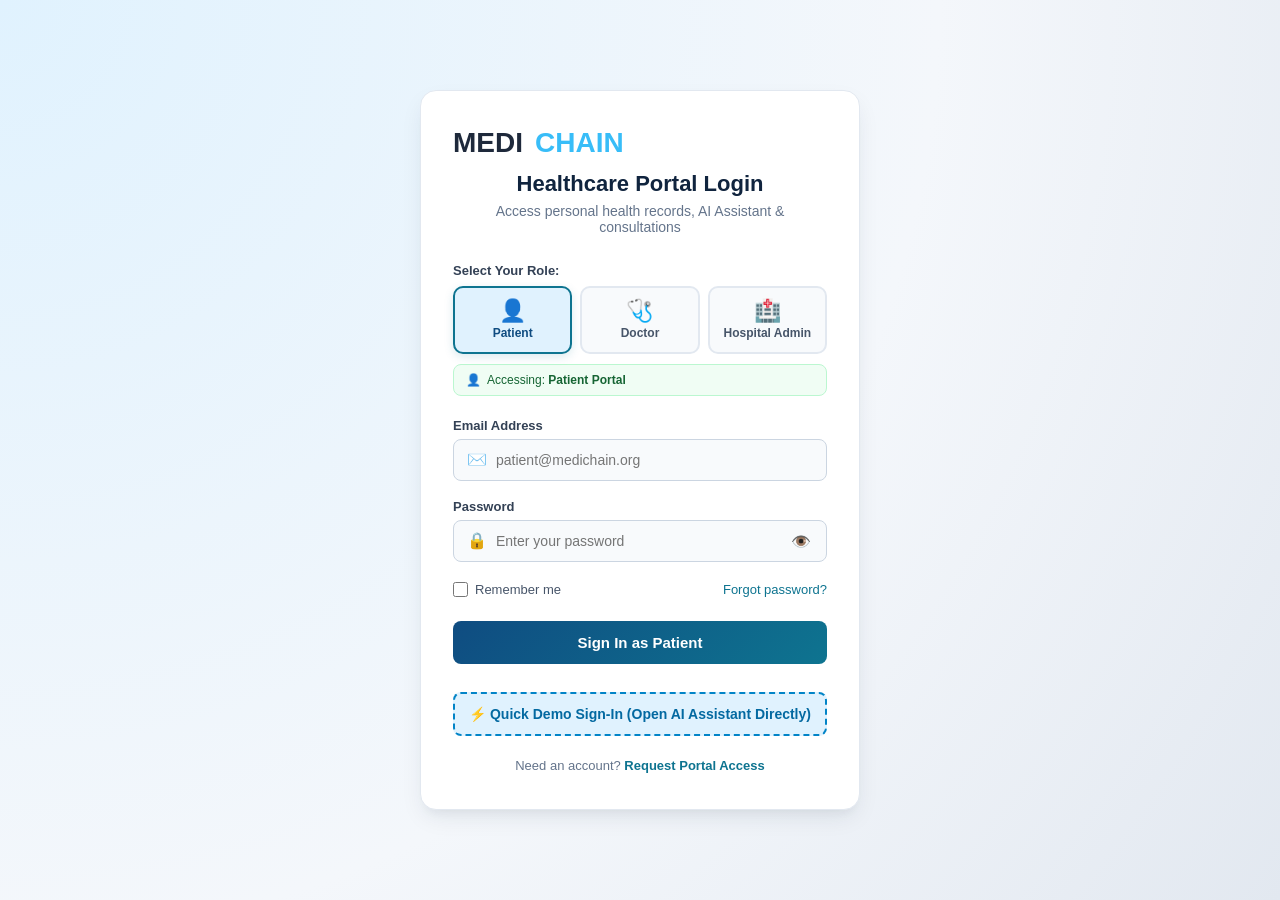
<file: Frontend/index.html>
<!DOCTYPE html>
<html lang="en">

<head>
    <meta charset="UTF-8">
    <meta name="viewport" content="width=device-width, initial-scale=1.0">
    <meta http-equiv="Cache-Control" content="no-cache, no-store, must-revalidate">
    <meta http-equiv="Pragma" content="no-cache">
    <meta http-equiv="Expires" content="0">
    <title>MEDICHAIN | Smart Healthcare Platform</title>
    <link rel="stylesheet" href="css/style.css?v=13.0">

    <script>
        // Auth Guard: Auto-set demo session on localhost for seamless access
        (function () {
            var auth = localStorage.getItem("medichain_auth") || sessionStorage.getItem("medichain_auth");
            if (!auth) {
                if (window.location.hostname === "localhost" || window.location.hostname === "127.0.0.1") {
                    sessionStorage.setItem("medichain_auth", JSON.stringify({
                        email: "patient@medichain.org",
                        role: "Patient",
                        portal: "Patient Portal",
                        roleKey: "patient",
                        loginTime: new Date().toISOString()
                    }));
                } else {
                    window.location.replace("login.html");
                }
            }
        })();
    </script>

    <script src="js/api.js"></script>
</head>

<body>

    <div class="dashboard">

        <!-- Sidebar -->
        <aside class="sidebar">

            <div class="sidebar-header">
                <div class="logo">
                    <img src="images/medichain-logo.png" alt="MEDICHAIN Logo" class="brand-logo">
                    <span class="logo-full">MEDI<span>CHAIN</span></span>
                    <span class="logo-short">M<span>C</span></span>
                </div>
            </div>

            <h4>MAIN MENU</h4>

            <ul>
                <li><a href="index.html" class="active" title="Dashboard"><span class="nav-icon">🏠</span><span
                            class="nav-text"> Dashboard</span></a></li>

                <li><a href="assistant.html" title="AI Health Assistant"><span class="nav-icon">🩺</span><span
                            class="nav-text"> AI Health Assistant</span></a></li>

                <li><a href="resources.html" title="Hospital Resources"><span class="nav-icon">🏥</span><span
                            class="nav-text"> Hospital Resources</span></a></li>

                <li><a href="emergency.html" title="Emergency Coordination"><span class="nav-icon">🚨</span><span
                            class="nav-text"> Emergency Coordination</span></a></li>

                <li><a href="reports.html" title="Report Analysis"><span class="nav-icon">📄</span><span
                            class="nav-text"> Report Analysis</span></a></li>

                <li><a href="admin.html" title="Admin Panel"><span class="nav-icon">⚙️</span><span class="nav-text">
                            Admin Panel</span></a></li>
            </ul>

        </aside>


        <!-- Main Content -->
        <main class="main-content">

            <!-- Topbar -->
            <header class="topbar">

                <div style="display: flex; align-items: center; gap: 15px;">

                    <button class="topbar-toggle-btn" onclick="toggleSidebar()" title="Toggle Sidebar">
                        ☰
                    </button>

                    <div>
                        <h2>Healthcare Dashboard</h2>
                        <p>Welcome to your smart healthcare platform.</p>
                    </div>

                </div>

                <div style="display: flex; align-items: center; gap: 10px;">

                    <button class="profile" onclick="window.location.href='admin.html'">
                        👤 Admin
                    </button>

                    <button class="profile logout-btn" onclick="handleLogout()"
                        style="cursor: pointer; background: #fee2e2; color: #991b1b; border: 1px solid #fca5a5; font-weight: bold;">
                        🚪 Logout
                    </button>

                </div>

            </header>


            <!-- Welcome Section -->
            <section class="welcome"
                style="background: linear-gradient(to right, #171E57 0%, #24338F 25%, #2F5CA3 50%, #3B8DAE 75%, #2EBFB7 100%) !important; color: white !important;">

                <h2>Welcome to MEDICHAIN 👋</h2>

                <p>
                    A smarter healthcare ecosystem designed to connect
                    patients, hospitals and emergency services through
                    intelligent technology.
                </p>

            </section>


            <!-- Statistics -->
            <h3 class="section-title">Platform Overview</h3>

            <section class="stats">

                <div class="stat-card">
                    <h3>🏥 Hospitals Connected</h3>
                    <h1 id="overviewHospitals">24</h1>
                    <p class="demo-label">Demo data</p>
                </div>

                <div class="stat-card">
                    <h3>🛏️ Available Beds</h3>
                    <h1 id="overviewBeds">186</h1>
                    <p class="demo-label">Demo data</p>
                </div>

                <div class="stat-card">
                    <h3>🚑 Active Emergencies</h3>
                    <h1 id="overviewEmergencies">08</h1>
                    <p class="demo-label">Demo data</p>
                </div>

            </section>


            <!-- Features -->
            <h3 class="section-title">Our Core Features</h3>

            <section class="features">

                <div class="feature-card" id="assistant">

                    <div class="icon">🩺</div>

                    <h3>AI Health Assistant</h3>

                    <p>
                        Interact with an AI-powered health assistant
                        to understand symptoms and receive general
                        health guidance.
                    </p>

                    <button onclick="openFeature('assistant')">
                        Explore Assistant →
                    </button>

                </div>


                <div class="feature-card" id="resources">

                    <div class="icon">🏥</div>

                    <h3>Hospital Resource Dashboard</h3>

                    <p>
                        Monitor hospital resources including available
                        beds, ICU capacity, doctors and medical facilities.
                    </p>

                    <button onclick="openFeature('resources')">
                        View Resources →
                    </button>

                </div>


                <div class="feature-card" id="emergency">

                    <div class="icon">🚨</div>

                    <h3>Emergency Coordination</h3>

                    <p>
                        Coordinate emergency requests and help connect
                        patients with nearby hospitals and emergency services.
                    </p>

                    <button onclick="openFeature('emergency')">
                        Manage Emergency →
                    </button>

                </div>


                <div class="feature-card" id="reports">

                    <div class="icon">📄</div>

                    <h3>AI Preliminary Report Analysis</h3>

                    <p>
                        Upload medical reports and receive AI-assisted
                        preliminary summaries to help understand report findings.
                    </p>

                    <button onclick="openFeature('reports')">
                        Analyze Report →
                    </button>

                </div>

            </section>
        </main>

    </div>

    <script src="js/api.js?v=13.0"></script>
    <script src="js/script.js?v=13.0"></script>

</body>

</html>
</file>
<file: Frontend/css/style.css>
/* General Reset */
* {
    margin: 0;
    padding: 0;
    box-sizing: border-box;
}

body {
    font-family: Arial, sans-serif;
    background: #E3F2FD;
    color: #1e293b;
}

/* Main Layout */
.dashboard {
    display: flex;
    min-height: 100vh;
}

/* Sidebar */
.sidebar {
    width: 250px;
    background: #10243e;
    color: white;
    padding: 30px 20px;
    transition: width 0.3s ease, padding 0.3s ease;
    overflow-x: hidden;
    overflow-y: auto;
    white-space: nowrap;
    flex-shrink: 0;
    position: sticky;
    top: 0;
    height: 100vh;
    z-index: 100;
}

.sidebar::-webkit-scrollbar {
    width: 4px;
}

.sidebar::-webkit-scrollbar-thumb {
    background: rgba(255, 255, 255, 0.2);
    border-radius: 4px;
}

.sidebar-header {
    margin-bottom: 35px;
}

.logo {
    display: flex;
    align-items: center;
    gap: 12px;
    font-size: 22px;
    font-weight: bold;
    margin-bottom: 0;
    user-select: none;
}

.brand-logo,
.brand-logo-img {
    width: 46px;
    height: 46px;
    object-fit: contain;
    flex-shrink: 0;
    filter: drop-shadow(0 2px 5px rgba(0, 0, 0, 0.25));
    transition: transform 0.25s ease;
}

.logo:hover .brand-logo,
.logo:hover .brand-logo-img {
    transform: scale(1.06);
}

.logo-full {
    display: inline-flex;
    align-items: center;
    letter-spacing: 0.5px;
    line-height: 1;
}

.logo span {
    color: #38bdf8;
}

.logo-short {
    display: none;
    font-size: 22px;
    font-weight: bold;
    text-align: center;
}

.topbar-toggle-btn {
    background: white;
    border: 1px solid #cbd5e1;
    color: #0f4c81;
    border-radius: 8px;
    width: 42px;
    height: 42px;
    display: inline-flex;
    align-items: center;
    justify-content: center;
    cursor: pointer;
    font-size: 20px;
    transition: all 0.2s ease;
    flex-shrink: 0;
    box-shadow: 0 1px 3px rgba(0, 0, 0, 0.05);
}

.topbar-toggle-btn:hover {
    background: #e0f2fe;
    border-color: #2F5CA3;
    color: #24338F;
}

/* Sidebar Collapsed State */
.sidebar.collapsed {
    width: 75px;
    padding: 30px 10px;
}

.sidebar.collapsed .sidebar-header {
    text-align: center;
    display: flex;
    justify-content: center;
    align-items: center;
}

.sidebar.collapsed .logo {
    justify-content: center !important;
    gap: 0 !important;
    width: 100%;
}

.sidebar.collapsed .brand-logo {
    width: 36px !important;
    height: 36px !important;
    margin: 0 auto !important;
}

.sidebar.collapsed .logo-full {
    display: none !important;
}

.sidebar.collapsed .logo-short {
    display: none !important;
}

.sidebar.collapsed h4 {
    display: none;
}

.sidebar.collapsed .nav-text {
    display: none;
}

.sidebar.collapsed ul li a {
    display: flex;
    justify-content: center;
    align-items: center;
    padding: 12px 0;
    font-size: 18px;
}

.sidebar.collapsed .nav-icon {
    font-size: 20px;
    margin: 0;
}

.sidebar h4 {
    color: #94a3b8;
    font-size: 12px;
    margin-bottom: 18px;
}

.sidebar ul {
    list-style: none;
}

.sidebar li {
    margin-bottom: 12px;
}

.sidebar a {
    display: block;
    color: #dbeafe;
    text-decoration: none;
    padding: 13px;
    border-radius: 8px;
    transition: 0.3s;
}

.sidebar a:hover,
.sidebar a.active {
    background: #1e4974;
    color: white;
}

/* Main Content (Right Side) */
.main-content {
    flex: 1;
    padding: 30px;
    min-width: 0;
    background: #E3F2FD;
    min-height: 100vh;
}

.main-content .topbar h2,
.main-content .section-title,
.main-content>h2,
.main-content>h3 {
    color: #0f2942;
}

.topbar {
    display: flex;
    justify-content: space-between;
    align-items: center;
    gap: 15px;
    margin-bottom: 35px;
}

.topbar h2 {
    font-size: 26px;
    color: #0f2942;
}

.topbar p {
    color: #334155;
    margin-top: 6px;
}

.profile {
    background: white;
    padding: 12px 18px;
    border-radius: 10px;
    font-weight: bold;
}

/* Welcome Section */
.welcome {
    background: linear-gradient(to right, #171E57 0%, #24338F 25%, #2F5CA3 50%, #3B8DAE 75%, #2EBFB7 100%) !important;
    color: white !important;
    padding: 24px 30px;
    border-radius: 14px;
    margin-bottom: 30px;
    box-shadow: 0 8px 24px rgba(23, 30, 87, 0.25);
    border: none;
}

.welcome h1,
.welcome h2 {
    margin-bottom: 10px;
    font-size: 22px;
    font-weight: 700;
    color: #ffffff !important;
}

.welcome p {
    color: rgba(255, 255, 255, 0.92) !important;
    font-size: 13.5px;
    line-height: 1.5;
}

/* Statistics */
.stats {
    display: grid;
    grid-template-columns: repeat(3, minmax(0, 1fr));
    gap: 20px;
    margin-bottom: 35px;
}

.stat-card {
    background: white;
    padding: 22px;
    border-radius: 14px;
    border: 1.5px solid #cbd5e1;
    box-shadow: 0 4px 14px rgba(23, 30, 87, 0.05);
    transition: transform 0.25s cubic-bezier(0.16, 1, 0.3, 1),
        box-shadow 0.25s cubic-bezier(0.16, 1, 0.3, 1),
        border-color 0.25s ease;
    cursor: pointer;
}

.stat-card h3 {
    color: #475569;
    font-size: 14px;
    margin-bottom: 12px;
    font-weight: 600;
    transition: color 0.2s ease;
}

.stat-card h1 {
    font-size: 30px;
    color: #171E57;
    font-weight: 700;
    transition: color 0.2s ease;
}

.stat-card:hover {
    transform: translateY(-6px) scale(1.01);
    border-color: #2F5CA3;
    box-shadow: 0 14px 28px rgba(36, 51, 143, 0.16);
}

.stat-card:hover h1 {
    color: #24338F;
}

.stat-card:hover h3 {
    color: #171E57;
}

/* Feature Cards */
.section-title {
    margin-bottom: 20px;
}

.features {
    display: grid;
    grid-template-columns: repeat(2, minmax(0, 1fr));
    gap: 22px;
}

.feature-card {
    background: white;
    padding: 26px;
    border-radius: 14px;
    border: 1.5px solid #cbd5e1;
    box-shadow: 0 4px 16px rgba(23, 30, 87, 0.06);
    transition: transform 0.25s cubic-bezier(0.16, 1, 0.3, 1),
        box-shadow 0.25s cubic-bezier(0.16, 1, 0.3, 1),
        border-color 0.25s ease;
    cursor: pointer;
    display: flex;
    flex-direction: column;
    position: relative;
    overflow: hidden;
}

.feature-card .icon {
    width: 52px;
    height: 52px;
    border-radius: 12px;
    display: inline-flex;
    align-items: center;
    justify-content: center;
    font-size: 26px;
    margin-bottom: 16px;
    transition: transform 0.25s ease;
}

.feature-card:hover .icon {
    transform: scale(1.12);
}

.feature-card h3 {
    margin-bottom: 10px;
    color: #171E57;
    font-size: 19px;
    font-weight: 700;
    transition: color 0.2s ease;
}

.feature-card p {
    color: #475569;
    line-height: 1.6;
    font-size: 14px;
    flex: 1;
}

.feature-card button {
    margin-top: 20px;
    padding: 11px 20px;
    border: none;
    border-radius: 8px;
    background: linear-gradient(135deg, #171E57 0%, #24338F 50%, #2F5CA3 100%);
    color: white;
    font-size: 14px;
    font-weight: 600;
    cursor: pointer;
    transition: all 0.25s ease;
    box-shadow: 0 4px 12px rgba(36, 51, 143, 0.25);
    align-self: flex-start;
}

.feature-card button:hover {
    transform: translateY(-2px);
    box-shadow: 0 6px 16px rgba(36, 51, 143, 0.35);
}

/* Feature 1: AI Health Assistant (Royal Indigo / Medichain Blue) */
#assistant {
    border-top: 4px solid #24338F;
}

#assistant .icon {
    background: #e0f2fe;
    color: #24338F;
}

#assistant:hover {
    transform: translateY(-8px) scale(1.012);
    border-color: #24338F;
    box-shadow: 0 16px 32px rgba(36, 51, 143, 0.2);
}

#assistant button {
    background: linear-gradient(135deg, #171E57 0%, #24338F 60%, #2F5CA3 100%);
    box-shadow: 0 4px 14px rgba(36, 51, 143, 0.3);
}

#assistant:hover button {
    background: linear-gradient(135deg, #24338F 0%, #2F5CA3 60%, #3B8DAE 100%);
    box-shadow: 0 6px 18px rgba(36, 51, 143, 0.4);
}

/* Feature 2: Hospital Resources (Medichain Blue / Cerulean) */
#resources {
    border-top: 4px solid #2F5CA3;
}

#resources .icon {
    background: #dbeafe;
    color: #2F5CA3;
}

#resources:hover {
    transform: translateY(-8px) scale(1.012);
    border-color: #2F5CA3;
    box-shadow: 0 16px 32px rgba(47, 92, 163, 0.2);
}

#resources button {
    background: linear-gradient(135deg, #24338F 0%, #2F5CA3 60%, #3B8DAE 100%);
    box-shadow: 0 4px 14px rgba(47, 92, 163, 0.3);
}

#resources:hover button {
    background: linear-gradient(135deg, #2F5CA3 0%, #3B8DAE 60%, #2EBFB7 100%);
    box-shadow: 0 6px 18px rgba(47, 92, 163, 0.4);
}

/* Feature 3: Emergency Coordination (Emergency Red Accent + Navy) */
#emergency {
    border-top: 4px solid #dc2626;
}

#emergency .icon {
    background: #fee2e2;
    color: #dc2626;
}

#emergency:hover {
    transform: translateY(-8px) scale(1.012);
    border-color: #dc2626;
    box-shadow: 0 16px 32px rgba(220, 38, 38, 0.2);
}

#emergency button {
    background: linear-gradient(135deg, #991b1b 0%, #dc2626 60%, #ef4444 100%);
    box-shadow: 0 4px 14px rgba(220, 38, 38, 0.3);
}

#emergency:hover button {
    background: linear-gradient(135deg, #b91c1c 0%, #ef4444 60%, #f87171 100%);
    box-shadow: 0 6px 18px rgba(220, 38, 38, 0.4);
}

/* Feature 4: Report Analysis (Teal / Turquoise Mint + Cerulean) */
#reports {
    border-top: 4px solid #2EBFB7;
}

#reports .icon {
    background: #ccfbf1;
    color: #0f766e;
}

#reports:hover {
    transform: translateY(-8px) scale(1.012);
    border-color: #2EBFB7;
    box-shadow: 0 16px 32px rgba(46, 191, 183, 0.25);
}

#reports button {
    background: linear-gradient(135deg, #24338F 0%, #2F5CA3 40%, #2EBFB7 100%);
    box-shadow: 0 4px 14px rgba(46, 191, 183, 0.3);
}

#reports:hover button {
    background: linear-gradient(135deg, #2F5CA3 0%, #3B8DAE 50%, #2EBFB7 100%);
    box-shadow: 0 6px 18px rgba(46, 191, 183, 0.4);
}

/* Responsive Design */
@media (max-width: 900px) {
    .sidebar {
        width: 200px;
    }

    .stats {
        grid-template-columns: repeat(2, minmax(0, 1fr));
    }
}

@media (max-width: 650px) {
    .dashboard {
        flex-direction: column;
    }

    .sidebar {
        width: 100%;
        position: static;
        height: auto;
    }

    .stats,
    .features {
        grid-template-columns: 1fr;
    }

    .topbar {
        align-items: flex-start;
        flex-direction: column;
    }

    .main-content {
        padding: 18px;
    }
}

/* AI HEALTH ASSISTANT */

.chat-container {
    background: white;
    border-radius: 15px;
    border: 1px solid #e2e8f0;
    overflow: hidden;
    box-shadow: 0 4px 15px rgba(0, 0, 0, 0.04);
}

.chat-header {
    padding: 20px;
    background: #10243e;
    color: white;
}

.chat-header h3 {
    margin-bottom: 7px;
}

.chat-header p {
    color: #4ade80;
    font-size: 13px;
}

.chat-messages {
    height: 350px;
    overflow-y: auto;
    padding: 25px;
    display: flex;
    flex-direction: column;
    gap: 15px;
}

.message {
    max-width: 75%;
    padding: 15px;
    border-radius: 12px;
    line-height: 1.6;
    white-space: pre-wrap;
}

.bot-message {
    background: #f8fafc;
    color: #1e293b;
    align-self: flex-start;
    border: 1px solid #e2e8f0;
    box-shadow: 0 2px 6px rgba(0, 0, 0, 0.04);
    white-space: normal;
}

.bot-message .md-h2 {
    font-size: 16px;
    font-weight: 700;
    color: #0f172a;
    margin: 10px 0 6px 0;
}

.bot-message .md-h3 {
    font-size: 15px;
    font-weight: 700;
    color: #0369a1;
    margin: 12px 0 6px 0;
}

.bot-message .md-h4 {
    font-size: 14px;
    font-weight: 700;
    color: #0e7490;
    margin: 12px 0 4px 0;
    padding-bottom: 3px;
    border-bottom: 1px dashed #cbd5e1;
}

.bot-message .md-p {
    margin: 6px 0;
    line-height: 1.6;
    font-size: 14px;
}

.bot-message .md-list {
    margin: 6px 0 10px 22px;
    padding: 0;
    line-height: 1.55;
    font-size: 14px;
}

.bot-message .md-list li {
    margin-bottom: 5px;
}

.bot-message .md-link {
    color: #0284c7;
    text-decoration: underline;
    font-weight: 600;
}

.bot-message .md-divider {
    border: none;
    border-top: 1px solid #e2e8f0;
    margin: 12px 0;
}

.bot-message .md-callout {
    background: #fffbeb;
    border-left: 4px solid #f59e0b;
    padding: 10px 14px;
    border-radius: 4px;
    margin: 10px 0;
    font-size: 13.5px;
    color: #92400e;
}

.bot-message .md-quote {
    border-left: 3px solid #0e7490;
    margin: 8px 0;
    padding: 6px 12px;
    background: #f0fdfa;
    color: #134e4a;
    font-style: italic;
    border-radius: 3px;
}

.emergency-alert-card {
    background: #fef2f2;
    border: 2px solid #ef4444;
    border-radius: 8px;
    padding: 14px;
    margin-bottom: 12px;
    color: #991b1b;
}

.emergency-alert-card strong {
    font-size: 15px;
    display: block;
    margin-bottom: 6px;
}

.source-pill-container {
    display: flex;
    flex-wrap: wrap;
    gap: 6px;
    margin-top: 10px;
    align-items: center;
    border-top: 1px solid #f1f5f9;
    padding-top: 8px;
}

.source-pill {
    background: #f1f5f9;
    color: #475569;
    border: 1px solid #cbd5e1;
    padding: 2px 8px;
    border-radius: 12px;
    font-size: 11px;
    font-weight: 500;
}

/* Speak Out Loud Accessibility Button (Text-to-Speech) */
.speak-aloud-container {
    display: flex;
    align-items: center;
    justify-content: flex-start;
    margin-top: 10px;
    padding-top: 8px;
    border-top: 1px solid #f1f5f9;
}

.speak-aloud-btn {
    display: inline-flex;
    align-items: center;
    gap: 7px;
    padding: 6px 14px;
    background: #f0fdf4;
    border: 1.5px solid #86efac;
    color: #15803d;
    border-radius: 20px;
    font-size: 12.5px;
    font-weight: 600;
    cursor: pointer;
    transition: all 0.2s ease-in-out;
    box-shadow: 0 1px 3px rgba(0, 0, 0, 0.04);
    user-select: none;
}

.speak-aloud-btn:hover {
    background: #dcfce7;
    border-color: #22c55e;
    color: #166534;
    transform: translateY(-1px);
    box-shadow: 0 2px 6px rgba(34, 197, 94, 0.18);
}

.speak-aloud-btn.speaking {
    background: #fef2f2 !important;
    border-color: #f87171 !important;
    color: #b91c1c !important;
    animation: speakPulse 1.4s infinite ease-in-out;
}

@keyframes speakPulse {
    0% {
        box-shadow: 0 0 0 0 rgba(239, 68, 68, 0.4);
    }

    70% {
        box-shadow: 0 0 0 8px rgba(239, 68, 68, 0);
    }

    100% {
        box-shadow: 0 0 0 0 rgba(239, 68, 68, 0);
    }
}

.user-message {
    background: linear-gradient(135deg, #171E57 0%, #24338F 60%, #2F5CA3 100%);
    color: white;
    align-self: flex-end;
}

.suggestions {
    display: flex;
    flex-wrap: wrap;
    gap: 10px;
    padding: 15px 20px;
}

.suggestions button {
    background: #eff6ff;
    border: 1px solid #bfdbfe;
    color: #0f4c81;
    padding: 10px 14px;
    border-radius: 20px;
    cursor: pointer;
}

.suggestions button:hover {
    background: #dbeafe;
}

.chat-input {
    display: flex;
    gap: 12px;
    padding: 16px 20px;
    border-top: 1px solid #e2e8f0;
    align-items: center;
}

.chat-input-wrapper {
    flex: 1;
    position: relative;
    display: flex;
    align-items: center;
}

.chat-input-wrapper input {
    width: 100%;
    padding: 14px 48px 14px 48px;
    border: 1.5px solid #cbd5e1;
    border-radius: 10px;
    outline: none;
    font-size: 15px;
    transition: all 0.2s ease;
    background: #ffffff;
}

.chat-plus-btn {
    position: absolute;
    left: 8px;
    width: 34px;
    height: 34px;
    border-radius: 50% !important;
    background: #f1f5f9 !important;
    border: 1px solid #cbd5e1 !important;
    color: #475569 !important;
    display: inline-flex !important;
    align-items: center !important;
    justify-content: center !important;
    cursor: pointer !important;
    padding: 0 !important;
    transition: all 0.2s ease !important;
    z-index: 2;
}

.chat-plus-btn:hover {
    background: #0284c7 !important;
    color: #ffffff !important;
    border-color: #0284c7 !important;
    transform: scale(1.05);
}

.chat-input-wrapper input:focus {
    border-color: #2F5CA3;
    box-shadow: 0 0 0 3px rgba(47, 92, 163, 0.15);
}

.mic-btn {
    position: absolute;
    right: 8px;
    width: 36px;
    height: 36px;
    border-radius: 50% !important;
    padding: 0 !important;
    background: transparent !important;
    border: none !important;
    display: inline-flex;
    align-items: center;
    justify-content: center;
    cursor: pointer;
    color: #64748b;
    transition: all 0.2s ease;
    z-index: 2;
}

.mic-btn:hover {
    background: #f1f5f9 !important;
    color: #24338F !important;
    transform: scale(1.08);
}

.mic-icon {
    width: 20px;
    height: 20px;
    pointer-events: none;
    transition: all 0.2s ease;
}

/* Listening State - ChatGPT style pulsing */
.mic-btn.listening {
    background: #fee2e2 !important;
    color: #ef4444 !important;
    box-shadow: 0 0 0 4px rgba(239, 68, 68, 0.25);
    animation: micPulse 1.5s infinite;
}

@keyframes micPulse {
    0% {
        box-shadow: 0 0 0 0 rgba(239, 68, 68, 0.45);
        transform: scale(1);
    }

    70% {
        box-shadow: 0 0 0 10px rgba(239, 68, 68, 0);
        transform: scale(1.08);
    }

    100% {
        box-shadow: 0 0 0 0 rgba(239, 68, 68, 0);
        transform: scale(1);
    }
}

.voice-status-pill {
    display: flex;
    align-items: center;
    gap: 8px;
    padding: 8px 16px;
    background: #fef2f2;
    border: 1px solid #fecaca;
    color: #b91c1c;
    border-radius: 20px;
    font-size: 13px;
    font-weight: 500;
    margin: 10px 20px 0 20px;
    animation: fadeIn 0.2s ease;
}

.voice-status-pill .pulse-dot {
    width: 8px;
    height: 8px;
    background: #ef4444;
    border-radius: 50%;
    animation: blinkDot 1s infinite alternate;
}

@keyframes blinkDot {
    from {
        opacity: 0.3;
        transform: scale(0.8);
    }

    to {
        opacity: 1;
        transform: scale(1.2);
    }
}

.chat-input #sendBtn {
    padding: 13px 24px;
    background: linear-gradient(135deg, #171E57 0%, #24338F 60%, #2F5CA3 100%);
    color: white;
    border: none;
    border-radius: 10px;
    cursor: pointer;
    font-size: 15px;
    font-weight: 600;
    display: inline-flex;
    align-items: center;
    gap: 6px;
    flex-shrink: 0;
    transition: all 0.2s ease;
    box-shadow: 0 3px 10px rgba(36, 51, 143, 0.28);
}

.chat-input #sendBtn:hover {
    background: linear-gradient(135deg, #24338F 0%, #2F5CA3 60%, #3B8DAE 100%);
    transform: translateY(-1px);
    box-shadow: 0 5px 14px rgba(36, 51, 143, 0.38);
}

.disclaimer {
    display: none !important;
}

@media (max-width: 650px) {
    .message {
        max-width: 90%;
    }

    .chat-input {
        flex-direction: column;
    }

    .chat-input-wrapper {
        width: 100%;
    }

    .chat-input #sendBtn {
        width: 100%;
    }
}

/* HOSPITAL RESOURCE DASHBOARD */

.resource-table {
    background: white;
    padding: 20px;
    border-radius: 12px;
    border: 1px solid #e2e8f0;
    overflow-x: auto;
    margin-bottom: 25px;
}

.resource-table table {
    width: 100%;
    border-collapse: collapse;
    min-width: 650px;
}

.resource-table th {
    background: #eff6ff;
    color: #0f4c81;
    padding: 16px;
    text-align: left;
    font-size: 14px;
}

.resource-table td {
    padding: 16px;
    border-bottom: 1px solid #e2e8f0;
    color: #475569;
    font-size: 14px;
}

.resource-table tr:last-child td {
    border-bottom: none;
}

.status {
    display: inline-block;
    padding: 6px 12px;
    border-radius: 20px;
    font-size: 12px;
    font-weight: bold;
}

.status.available {
    background: #dcfce7;
    color: #15803d;
}

.status.warning {
    background: #fef3c7;
    color: #b45309;
}

.status.occupied {
    background: #fee2e2;
    color: #b91c1c;
}

/* Resource card descriptions */

.stat-card p {
    color: #94a3b8;
    font-size: 13px;
    margin-top: 8px;
}

/* Demonstration data label */

.demo-label {
    display: inline-block;
    margin-top: 6px;
    font-size: 11px;
    color: #0369a1;
    background: #e0f2fe;
    border: 1px solid #bae6fd;
    padding: 2px 10px;
    border-radius: 12px;
    font-weight: 600;
}

/* Resource page responsive design */

@media (max-width: 650px) {
    .resource-table {
        padding: 12px;
    }
}

/* ==========================================================================
   AUTHENTICATION & LOGIN STYLES
   ========================================================================== */

.auth-body {
    min-height: 100vh;
    display: flex;
    align-items: center;
    justify-content: center;
    background: radial-gradient(circle at top left, #e0f2fe 0%, #f4f7fb 60%, #e2e8f0 100%);
    padding: 24px;
}

.auth-wrapper {
    width: 100%;
    max-width: 440px;
    margin: 0 auto;
}

.auth-card {
    background: white;
    border-radius: 16px;
    padding: 36px 32px;
    box-shadow: 0 10px 25px -5px rgba(16, 36, 62, 0.1), 0 8px 10px -6px rgba(16, 36, 62, 0.05);
    border: 1px solid #e2e8f0;
}

.auth-header {
    text-align: center;
    margin-bottom: 28px;
}

.auth-header .logo {
    font-size: 28px;
    margin-bottom: 12px;
}

.auth-header h2 {
    font-size: 22px;
    color: #10243e;
    margin-bottom: 6px;
}

.auth-header p {
    color: #64748b;
    font-size: 14px;
}

/* Role Selector Tabs */
.role-selector-container {
    margin-bottom: 22px;
}

.role-label {
    display: block;
    font-size: 13px;
    font-weight: 600;
    color: #334155;
    margin-bottom: 8px;
}

.role-selector-grid {
    display: grid;
    grid-template-columns: repeat(3, 1fr);
    gap: 8px;
}

.role-tab {
    padding: 12px 6px;
    border: 2px solid #e2e8f0;
    background: #f8fafc;
    border-radius: 10px;
    cursor: pointer;
    display: flex;
    flex-direction: column;
    align-items: center;
    gap: 4px;
    transition: all 0.2s ease;
    outline: none;
    user-select: none;
}

.role-tab .role-icon {
    font-size: 22px;
    line-height: 1;
}

.role-tab .role-name {
    font-size: 12px;
    font-weight: 600;
    color: #475569;
    text-align: center;
}

.role-tab:hover {
    border-color: #38bdf8;
    background: #f0f9ff;
    transform: translateY(-1px);
}

.role-tab.active {
    border-color: #0e7490;
    background: #e0f2fe;
    box-shadow: 0 3px 10px rgba(14, 116, 144, 0.15);
}

.role-tab.active .role-name {
    color: #0f4c81;
}

.role-info-badge {
    margin-top: 10px;
    padding: 8px 12px;
    background: #f0fdf4;
    border: 1px solid #bbf7d0;
    border-radius: 8px;
    font-size: 12px;
    color: #166534;
    display: flex;
    align-items: center;
    justify-content: space-between;
    gap: 8px;
}

.role-info-text {
    display: flex;
    align-items: center;
    gap: 6px;
}

.role-autofill-btn {
    background: white;
    border: 1px solid #86efac;
    color: #15803d;
    padding: 4px 9px;
    border-radius: 12px;
    font-size: 11px;
    font-weight: 600;
    cursor: pointer;
    transition: all 0.2s;
    white-space: nowrap;
}

.role-autofill-btn:hover {
    background: #15803d;
    color: white;
}

.auth-form {
    display: flex;
    flex-direction: column;
    gap: 18px;
}

.form-group {
    display: flex;
    flex-direction: column;
    gap: 6px;
}

.form-group label {
    font-size: 13px;
    font-weight: 600;
    color: #334155;
}

.input-container {
    position: relative;
    display: flex;
    align-items: center;
}

.input-container .input-icon {
    position: absolute;
    left: 14px;
    font-size: 16px;
    color: #94a3b8;
    pointer-events: none;
    line-height: 1;
}

.input-container input {
    width: 100%;
    padding: 12px 42px 12px 42px;
    border: 1px solid #cbd5e1;
    border-radius: 8px;
    font-size: 14px;
    color: #1e293b;
    background: #f8fafc;
    transition: all 0.2s ease;
    outline: none;
}

.input-container input:focus {
    background: white;
    border-color: #0e7490;
    box-shadow: 0 0 0 3px rgba(14, 116, 144, 0.15);
}

.toggle-password {
    position: absolute;
    right: 12px;
    background: transparent;
    border: none;
    cursor: pointer;
    font-size: 16px;
    color: #64748b;
    padding: 4px;
    display: flex;
    align-items: center;
    justify-content: center;
}

.toggle-password:hover {
    color: #0f4c81;
}

.form-options {
    display: flex;
    justify-content: space-between;
    align-items: center;
    font-size: 13px;
    margin-top: 2px;
}

.remember-me {
    display: flex;
    align-items: center;
    gap: 7px;
    color: #475569;
    cursor: pointer;
    user-select: none;
}

.remember-me input[type="checkbox"] {
    accent-color: #0e7490;
    cursor: pointer;
    width: 15px;
    height: 15px;
}

.forgot-link {
    color: #0e7490;
    text-decoration: none;
    font-weight: 500;
}

.forgot-link:hover {
    text-decoration: underline;
}

.btn-primary-auth {
    padding: 13px;
    background: linear-gradient(135deg, #0f4c81, #0e7490);
    color: white;
    font-size: 15px;
    font-weight: 600;
    border: none;
    border-radius: 8px;
    cursor: pointer;
    transition: all 0.2s ease;
    display: flex;
    align-items: center;
    justify-content: center;
    gap: 8px;
    margin-top: 6px;
}

.btn-primary-auth:hover {
    background: linear-gradient(135deg, #0d3d68, #0c6178);
    transform: translateY(-1px);
    box-shadow: 0 4px 12px rgba(14, 116, 144, 0.25);
}

.btn-primary-auth:active {
    transform: translateY(0);
}

.btn-primary-auth:disabled {
    opacity: 0.7;
    cursor: not-allowed;
    transform: none;
}

.auth-alert {
    padding: 12px 14px;
    border-radius: 8px;
    font-size: 13px;
    line-height: 1.4;
    display: none;
    margin-bottom: 16px;
}

.auth-alert.error {
    background: #fee2e2;
    border: 1px solid #fca5a5;
    color: #991b1b;
    display: block;
}

.auth-alert.success {
    background: #dcfce7;
    border: 1px solid #86efac;
    color: #166534;
    display: block;
}

.auth-footer {
    text-align: center;
    margin-top: 22px;
    font-size: 13px;
    color: #64748b;
}

.auth-footer a {
    color: #0e7490;
    text-decoration: none;
    font-weight: 600;
}

.auth-footer a:hover {
    text-decoration: underline;
}

.back-home {
    display: inline-flex;
    align-items: center;
    gap: 6px;
    margin-top: 16px;
    color: #64748b;
    text-decoration: none;
    font-size: 13px;
    transition: color 0.2s;
}

.back-home:hover {
    color: #0f4c81;
}

@media (max-width: 480px) {
    .auth-card {
        padding: 26px 20px;
    }
}

/* API Integration & Feedback Components */

.api-badge {
    display: inline-block;
    font-size: 11px;
    padding: 3px 8px;
    border-radius: 12px;
    font-weight: 600;
    margin-top: 6px;
}

.api-badge.live {
    background: #dcfce7;
    color: #15803d;
}

.api-badge.ai {
    background: #e0f2fe;
    color: #0369a1;
}

.api-badge.error {
    background: #fee2e2;
    color: #b91c1c;
}

.connection-banner {
    padding: 12px 18px;
    border-radius: 8px;
    margin-bottom: 20px;
    font-size: 13px;
    display: flex;
    justify-content: space-between;
    align-items: center;
    gap: 10px;
}

.connection-banner.error {
    background: #fef2f2;
    border: 1px solid #fecaca;
    color: #991b1b;
}

.connection-banner.success {
    background: #f0fdf4;
    border: 1px solid #bbf7d0;
    color: #166534;
}

.connection-banner button {
    background: #0e7490;
    color: white;
    border: none;
    padding: 6px 12px;
    border-radius: 6px;
    cursor: pointer;
    font-size: 12px;
}

.connection-banner button:hover {
    background: #155e75;
}

.spinner {
    display: inline-block;
    width: 14px;
    height: 14px;
    border: 2px solid rgba(14, 116, 144, 0.2);
    border-radius: 50%;
    border-top-color: #0e7490;
    animation: spin 0.8s linear infinite;
    vertical-align: middle;
    margin-right: 6px;
}

@keyframes spin {
    to {
        transform: rotate(360deg);
    }
}

.chat-typing {
    display: flex;
    align-items: center;
    gap: 6px;
    padding: 12px 16px;
    color: #64748b;
    font-size: 13px;
    font-style: italic;
}

.report-section-block {
    margin-top: 15px;
    padding: 15px;
    background: #f8fafc;
    border-radius: 8px;
    border-left: 4px solid #0e7490;
}

.report-section-block h4 {
    color: #0f4c81;
    margin-bottom: 8px;
    font-size: 14px;
}

.report-section-block ul {
    margin-left: 20px;
    color: #334155;
    line-height: 1.6;
}

.report-section-block li {
    margin-bottom: 6px;
}

/* MEDICHAIN Logo - Icon and Text Side by Side */

.sidebar-header .logo {
    display: flex;
    align-items: center;
    gap: 12px;
}

.sidebar-header .brand-logo {
    width: 46px;
    height: 46px;
    object-fit: contain;
    flex-shrink: 0;
    filter: drop-shadow(0 2px 5px rgba(0, 0, 0, 0.25));
    transition: width 0.3s ease, height 0.3s ease, transform 0.25s ease;
}

.sidebar.collapsed .sidebar-header .logo {
    justify-content: center !important;
    gap: 0 !important;
}

.sidebar.collapsed .sidebar-header .brand-logo {
    width: 36px !important;
    height: 36px !important;
    margin: 0 auto !important;
}

.sidebar-header .logo:hover .brand-logo {
    transform: scale(1.05);
}

.sidebar-header .logo-full {
    font-size: 24px;
    font-weight: bold;
    white-space: nowrap;
}

.sidebar-header .logo-full span {
    color: #35BDF4;
}

/* ============================================================================
   MULTILINGUAL SELECTOR DROPDOWN (English, Kannada, Hindi, Marathi)
   ============================================================================ */

.lang-dropdown-wrapper {
    position: relative;
    display: inline-block;
}

.lang-toggle-btn {
    display: inline-flex;
    align-items: center;
    gap: 8px;
    background: #ffffff;
    border: 1.5px solid #cbd5e1;
    color: #0f4c81;
    padding: 8px 14px;
    border-radius: 8px;
    font-size: 13.5px;
    font-weight: 600;
    cursor: pointer;
    transition: all 0.2s ease;
    box-shadow: 0 1px 3px rgba(0, 0, 0, 0.05);
}

.lang-toggle-btn:hover {
    background: #f0f9ff;
    border-color: #0284c7;
    color: #0284c7;
}

.lang-globe {
    font-size: 15px;
}

.lang-arrow {
    font-size: 10px;
    color: #64748b;
    transition: transform 0.2s ease;
}

.lang-dropdown-wrapper.open .lang-arrow {
    transform: rotate(180deg);
}

.lang-menu {
    position: absolute;
    top: calc(100% + 8px);
    right: 0;
    width: 235px;
    background: #ffffff;
    border: 1px solid #e2e8f0;
    border-radius: 12px;
    box-shadow: 0 10px 25px -5px rgba(0, 0, 0, 0.15), 0 8px 10px -6px rgba(0, 0, 0, 0.05);
    padding: 8px;
    z-index: 1000;
    animation: fadeIn 0.15s ease-out;
}

.lang-menu-header {
    font-size: 11px;
    font-weight: 700;
    color: #64748b;
    text-transform: uppercase;
    letter-spacing: 0.5px;
    padding: 6px 10px 8px 10px;
    border-bottom: 1px solid #f1f5f9;
    margin-bottom: 4px;
}

.lang-item {
    display: flex;
    align-items: center;
    gap: 10px;
    width: 100%;
    padding: 9px 10px;
    border: none;
    background: transparent;
    border-radius: 8px;
    text-align: left;
    cursor: pointer;
    transition: all 0.15s ease;
    color: #1e293b;
}

.lang-item:hover {
    background: #f0f9ff;
    color: #0284c7;
}

.lang-item.active {
    background: #e0f2fe;
    color: #0369a1;
}

.lang-badge {
    display: inline-flex;
    align-items: center;
    justify-content: center;
    width: 30px;
    height: 30px;
    border-radius: 6px;
    background: #f1f5f9;
    font-size: 11px;
    font-weight: 800;
    color: #0e7490;
    flex-shrink: 0;
}

.lang-item.active .lang-badge {
    background: #0284c7;
    color: #ffffff;
}

.lang-text {
    flex: 1;
    display: flex;
    flex-direction: column;
}

.lang-text strong {
    font-size: 13.5px;
    line-height: 1.2;
}

.lang-text span {
    font-size: 11px;
    color: #64748b;
}

.lang-active-mark {
    font-size: 14px;
    font-weight: bold;
    color: #0284c7;
    display: none;
}

.lang-item.active .lang-active-mark {
    display: inline-block;
}

/* ==========================================================================
   EMERGENCY COORDINATION - CATEGORIZED SECTIONS & TABS
   ========================================================================== */

.emergency-filter-container {
    display: flex;
    justify-content: space-between;
    align-items: center;
    flex-wrap: wrap;
    gap: 16px;
    margin: 30px 0 18px 0;
}

.emergency-filter-tabs {
    display: inline-flex;
    background: #e2e8f0;
    padding: 4px;
    border-radius: 10px;
    gap: 4px;
    flex-wrap: wrap;
}

.emg-tab-btn {
    display: inline-flex;
    align-items: center;
    gap: 8px;
    padding: 7px 15px;
    border: none;
    border-radius: 7px;
    background: transparent;
    color: #475569;
    font-size: 13px;
    font-weight: 600;
    cursor: pointer;
    transition: all 0.2s ease;
    outline: none;
}

.emg-tab-btn:hover {
    color: #0f172a;
    background: rgba(255, 255, 255, 0.65);
}

.emg-tab-btn.active {
    background: #ffffff;
    color: #0369a1;
    box-shadow: 0 2px 6px rgba(0, 0, 0, 0.08);
}

.emg-tab-pill {
    display: inline-block;
    padding: 2px 7px;
    border-radius: 9999px;
    font-size: 11px;
    font-weight: 700;
    background: #cbd5e1;
    color: #334155;
    transition: all 0.2s ease;
}

.emg-tab-btn.active .emg-tab-pill {
    background: #0284c7;
    color: #ffffff;
}

.emg-tab-pill.pill-amber {
    background: #fef3c7;
    color: #b45309;
}

.emg-tab-btn.active .emg-tab-pill.pill-amber {
    background: #d97706;
    color: #ffffff;
}

.emg-tab-pill.pill-blue {
    background: #e0f2fe;
    color: #0369a1;
}

.emg-tab-btn.active .emg-tab-pill.pill-blue {
    background: #0284c7;
    color: #ffffff;
}

.emg-tab-pill.pill-green {
    background: #dcfce7;
    color: #15803d;
}

.emg-tab-btn.active .emg-tab-pill.pill-green {
    background: #10b981;
    color: #ffffff;
}

.emergency-section-card {
    background: #ffffff;
    border-radius: 12px;
    box-shadow: 0 4px 16px rgba(0, 0, 0, 0.06);
    margin-bottom: 26px;
    overflow: hidden;
    transition: all 0.25s ease;
    border: 1px solid #e2e8f0;
}

.emergency-section-card.section-pending {
    border-left: 6px solid #f59e0b;
}

.emergency-section-card.section-dispatched {
    border-left: 6px solid #0284c7;
}

.emergency-section-card.section-resolved {
    border-left: 6px solid #10b981;
}

.emergency-section-header {
    padding: 16px 22px;
    display: flex;
    justify-content: space-between;
    align-items: center;
    border-bottom: 1px solid #f1f5f9;
    background: #f8fafc;
}

.emergency-section-title {
    display: flex;
    align-items: center;
    gap: 12px;
}

.emergency-section-title .section-icon {
    font-size: 24px;
    line-height: 1;
}

.emergency-section-title h3 {
    margin: 0;
    font-size: 16px;
    font-weight: 700;
    color: #0f172a;
}

.emergency-section-title p {
    margin: 3px 0 0 0;
    font-size: 12.5px;
    color: #64748b;
}

.section-counter-badge {
    padding: 5px 14px;
    border-radius: 20px;
    font-size: 12px;
    font-weight: 700;
    letter-spacing: 0.3px;
    white-space: nowrap;
}

.badge-amber {
    background: #fef3c7;
    color: #92400e;
    border: 1px solid #fde68a;
}

.badge-blue {
    background: #e0f2fe;
    color: #0369a1;
    border: 1px solid #bae6fd;
}

.badge-green {
    background: #dcfce7;
    color: #166534;
    border: 1px solid #bbf7d0;
}

.empty-case-msg {
    text-align: center;
    padding: 32px 20px !important;
    color: #94a3b8;
    font-size: 13.5px;
    font-style: italic;
    background: #fafbfc;
}

.emg-btn-dispatch {
    padding: 6px 14px;
    background: #0284c7;
    color: #ffffff;
    border: none;
    border-radius: 6px;
    font-size: 12px;
    font-weight: 600;
    cursor: pointer;
    box-shadow: 0 2px 4px rgba(2, 132, 199, 0.25);
    transition: all 0.15s ease;
    display: inline-flex;
    align-items: center;
    gap: 5px;
}

.emg-btn-dispatch:hover {
    background: #0369a1;
    transform: translateY(-1px);
    box-shadow: 0 4px 8px rgba(2, 132, 199, 0.35);
}

.emg-btn-resolve {
    padding: 6px 14px;
    background: #10b981;
    color: #ffffff;
    border: none;
    border-radius: 6px;
    font-size: 12px;
    font-weight: 600;
    cursor: pointer;
    box-shadow: 0 2px 4px rgba(16, 185, 129, 0.25);
    transition: all 0.15s ease;
    display: inline-flex;
    align-items: center;
    gap: 5px;
}

.emg-btn-resolve:hover {
    background: #059669;
    transform: translateY(-1px);
    box-shadow: 0 4px 8px rgba(16, 185, 129, 0.35);
}

.badge-status-closed {
    display: inline-flex;
    align-items: center;
    gap: 4px;
    padding: 4px 10px;
    border-radius: 20px;
    background: #f1f5f9;
    color: #475569;
    font-size: 12px;
    font-weight: 600;
    border: 1px solid #cbd5e1;
}

@keyframes highlightNewCase {
    0% {
        background-color: #fef08a;
    }

    50% {
        background-color: #fef9c3;
    }

    100% {
        background-color: transparent;
    }
}

.newly-added-case {
    animation: highlightNewCase 3.5s ease-out;
}
</file>
